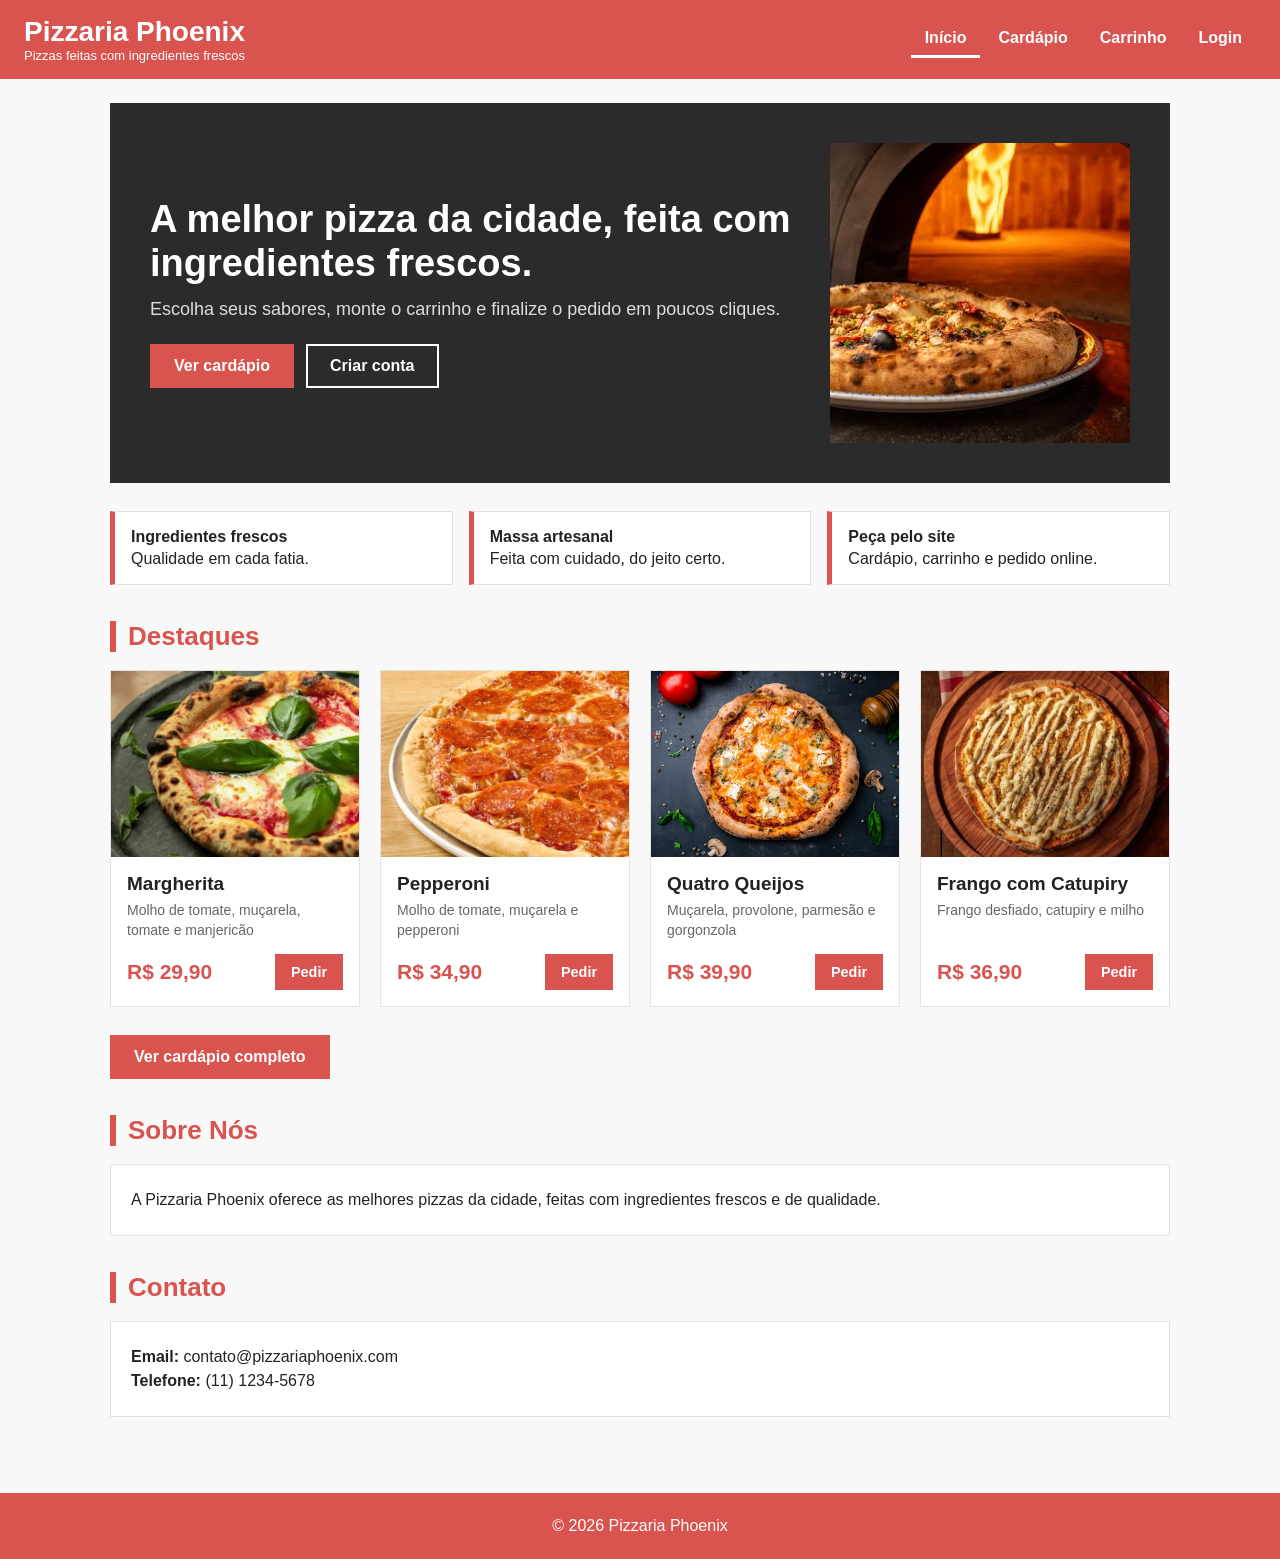
<file: index.html>
<!DOCTYPE html>
<html lang="pt-BR">
<head>
    <meta charset="UTF-8">
    <meta name="viewport" content="width=device-width, initial-scale=1.0">
    <title>Início - Pizzaria Phoenix</title>
    <link rel="stylesheet" href="styles.css">
</head>
<body data-page="index">
    <header>
        <div class="logo-pizzaria">
            <h1>Pizzaria Phoenix</h1>
            <span>Pizzas feitas com ingredientes frescos</span>
        </div>
        <div class="menu-pizzaria">
            <ul>
                <li><a href="index.html" class="menu-ativo">Início</a></li>
                <li><a href="cardapio.html">Cardápio</a></li>
                <li><a href="carrinho.html" id="link-carrinho">Carrinho</a></li>
                <li><a href="login.html" id="link-login">Login</a></li>
            </ul>
        </div>
    </header>

    <main>
        <div id="inicio" class="pagina-pizzaria">
            <div class="banner-principal">
                <div class="banner-texto">
                    <h2>A melhor pizza da cidade, feita com ingredientes frescos.</h2>
                    <p>Escolha seus sabores, monte o carrinho e finalize o pedido em poucos cliques.</p>
                    <div class="banner-botoes">
                        <a class="botao-pedido" href="cardapio.html">Ver cardápio</a>
                        <a class="botao-pedido botao-pedido-contorno" href="cadastro.html" data-visitante>Criar conta</a>
                    </div>
                </div>
                <div class="banner-pizzaria"><img src="pizzariafooto.jpg" alt="Pizzas da Pizzaria Phoenix"></div>
            </div>

            <div class="diferenciais-pizzaria">
                <div class="diferencial"><strong>Ingredientes frescos</strong>Qualidade em cada fatia.</div>
                <div class="diferencial"><strong>Massa artesanal</strong>Feita com cuidado, do jeito certo.</div>
                <div class="diferencial"><strong>Peça pelo site</strong>Cardápio, carrinho e pedido online.</div>
            </div>

            <section id="menu">
                <h2 class="titulo-secao">Destaques</h2>
                <ul class="vitrine-pizzas">
                    <li class="item-cardapio">
                        <div class="margherita"><img src="pizzamargharida.jpg" alt="Margherita"></div>
                        <div class="item-detalhes">
                            <h3>Margherita</h3>
                            <p class="item-ingredientes">Molho de tomate, muçarela, tomate e manjericão</p>
                            <div class="item-rodape"><span class="item-preco">R$ 29,90</span><a class="botao-pedido botao-pedido-pequeno" href="cardapio.html">Pedir</a></div>
                        </div>
                    </li>
                    <li class="item-cardapio">
                        <div class="pepperoni"><img src="pizzapeperoni.jpg" alt="Pepperoni"></div>
                        <div class="item-detalhes">
                            <h3>Pepperoni</h3>
                            <p class="item-ingredientes">Molho de tomate, muçarela e pepperoni</p>
                            <div class="item-rodape"><span class="item-preco">R$ 34,90</span><a class="botao-pedido botao-pedido-pequeno" href="cardapio.html">Pedir</a></div>
                        </div>
                    </li>
                    <li class="item-cardapio">
                        <div class="quatro-queijos"><img src="pizzaquatroqueijos.jpg" alt="Quatro Queijos"></div>
                        <div class="item-detalhes">
                            <h3>Quatro Queijos</h3>
                            <p class="item-ingredientes">Muçarela, provolone, parmesão e gorgonzola</p>
                            <div class="item-rodape"><span class="item-preco">R$ 39,90</span><a class="botao-pedido botao-pedido-pequeno" href="cardapio.html">Pedir</a></div>
                        </div>
                    </li>
                    <li class="item-cardapio">
                        <div class="frango-catupiry"><img src="pizzafrango.jpg" alt="Frango com Catupiry"></div>
                        <div class="item-detalhes">
                            <h3>Frango com Catupiry</h3>
                            <p class="item-ingredientes">Frango desfiado, catupiry e milho</p>
                            <div class="item-rodape"><span class="item-preco">R$ 36,90</span><a class="botao-pedido botao-pedido-pequeno" href="cardapio.html">Pedir</a></div>
                        </div>
                    </li>
                </ul>
                <a class="botao-pedido" href="cardapio.html">Ver cardápio completo</a>
            </section>

            <section id="sobre">
                <h2 class="titulo-secao">Sobre Nós</h2>
                <div class="caixa-institucional">
                    <p>A Pizzaria Phoenix oferece as melhores pizzas da cidade, feitas com ingredientes frescos e de qualidade.</p>
                </div>
            </section>

            <section id="contato">
                <h2 class="titulo-secao">Contato</h2>
                <div class="caixa-institucional">
                    <p><strong>Email:</strong> contato@pizzariaphoenix.com</p>
                    <p><strong>Telefone:</strong> (11) 1234-5678</p>
                </div>
            </section>
        </div>
    </main>

    <footer>
        <p>&copy; 2026 Pizzaria Phoenix</p>
    </footer>

    <script src="stile.js"></script>
</body>
</html>
</file>
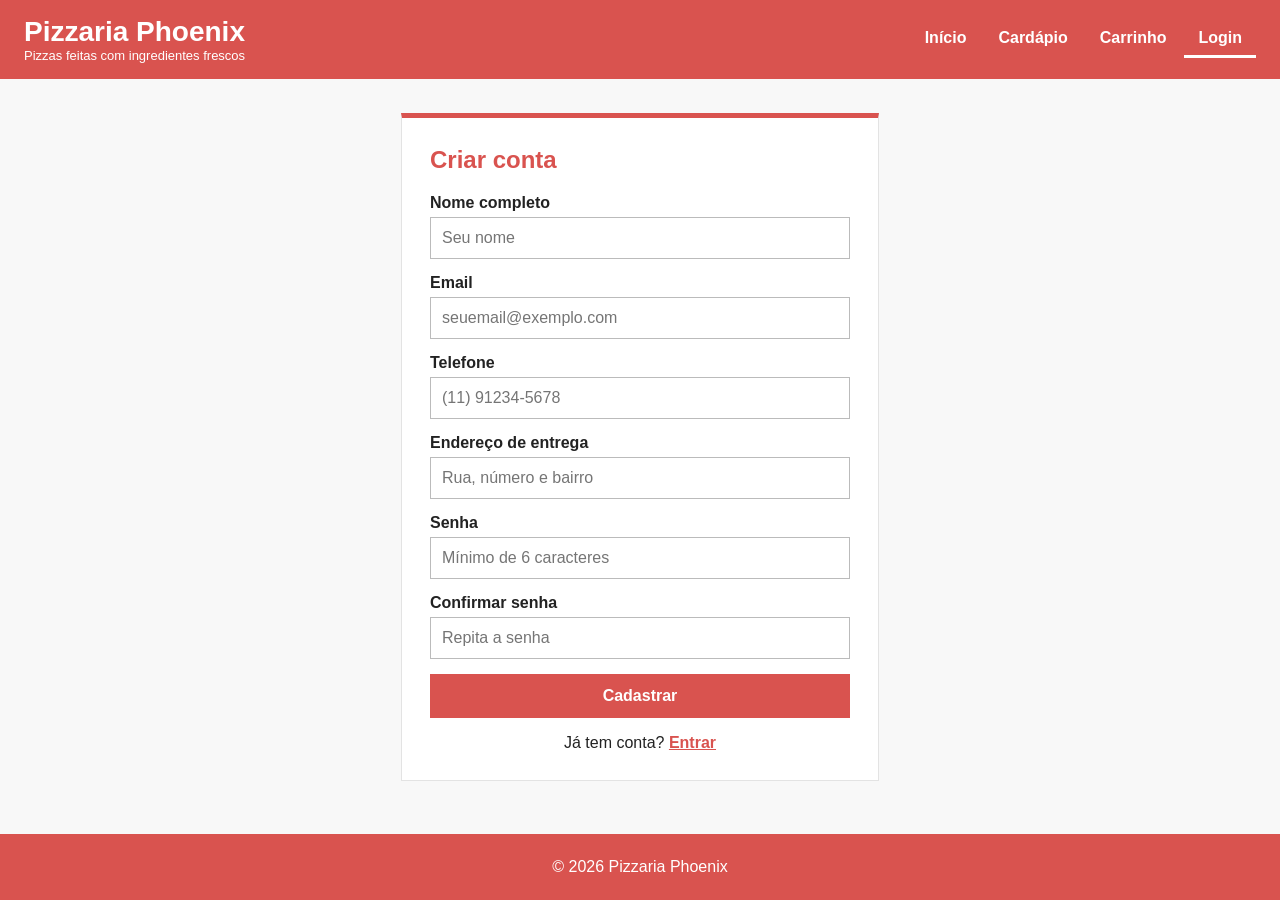
<file: cadastro.html>
<!DOCTYPE html>
<html lang="pt-BR">
<head>
    <meta charset="UTF-8">
    <meta name="viewport" content="width=device-width, initial-scale=1.0">
    <title>Cadastro - Pizzaria Phoenix</title>
    <link rel="stylesheet" href="styles.css">
</head>
<body data-page="cadastro">
    <header>
        <div class="logo-pizzaria">
            <h1>Pizzaria Phoenix</h1>
            <span>Pizzas feitas com ingredientes frescos</span>
        </div>
        <div class="menu-pizzaria">
            <ul>
                <li><a href="index.html">Início</a></li>
                <li><a href="cardapio.html">Cardápio</a></li>
                <li><a href="carrinho.html" id="link-carrinho">Carrinho</a></li>
                <li><a href="login.html" id="link-login" class="menu-ativo">Login</a></li>
            </ul>
        </div>
    </header>

    <main>
        <div id="cadastro" class="pagina-pizzaria">
            <div class="caixa-acesso">
                <h2>Criar conta</h2>
                <div id="msg-cadastro" class="mensagem-site"></div>
                <form id="form-cadastro">
                    <label for="cad-nome">Nome completo</label>
                    <input type="text" id="cad-nome" name="nome" placeholder="Seu nome" required>

                    <label for="cad-email">Email</label>
                    <input type="email" id="cad-email" name="email" placeholder="seuemail@exemplo.com" required>

                    <label for="cad-telefone">Telefone</label>
                    <input type="tel" id="cad-telefone" name="telefone" placeholder="(11) 91234-5678" required>

                    <label for="cad-endereco">Endereço de entrega</label>
                    <input type="text" id="cad-endereco" name="endereco" placeholder="Rua, número e bairro" required>

                    <label for="cad-senha">Senha</label>
                    <input type="password" id="cad-senha" name="senha" placeholder="Mínimo de 6 caracteres" required>

                    <label for="cad-confirmar">Confirmar senha</label>
                    <input type="password" id="cad-confirmar" name="confirmar" placeholder="Repita a senha" required>

                    <button type="submit" class="botao-pedido botao-pedido-cheio">Cadastrar</button>
                </form>
                <p>Já tem conta? <a href="login.html">Entrar</a></p>
            </div>
        </div>
    </main>

    <footer>
        <p>&copy; 2026 Pizzaria Phoenix</p>
    </footer>

    <script src="stile.js"></script>
</body>
</html>
</file>
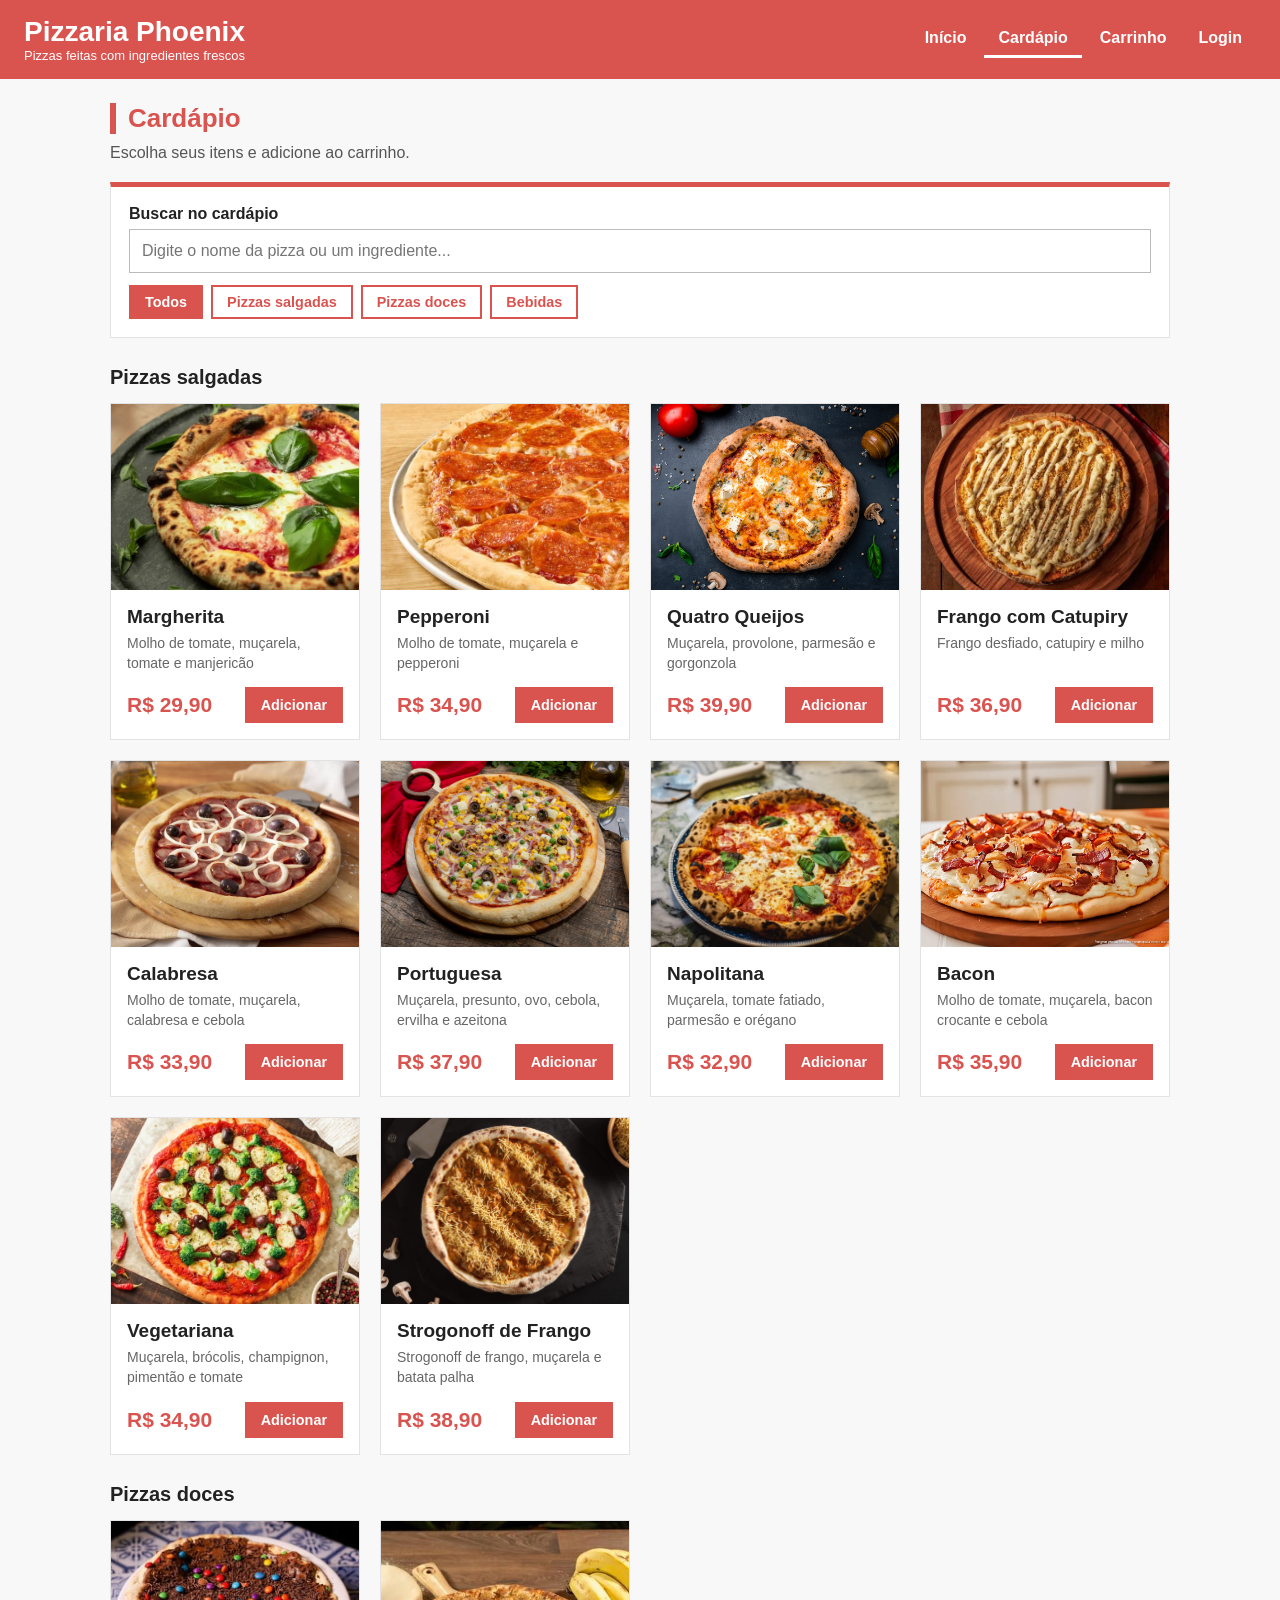
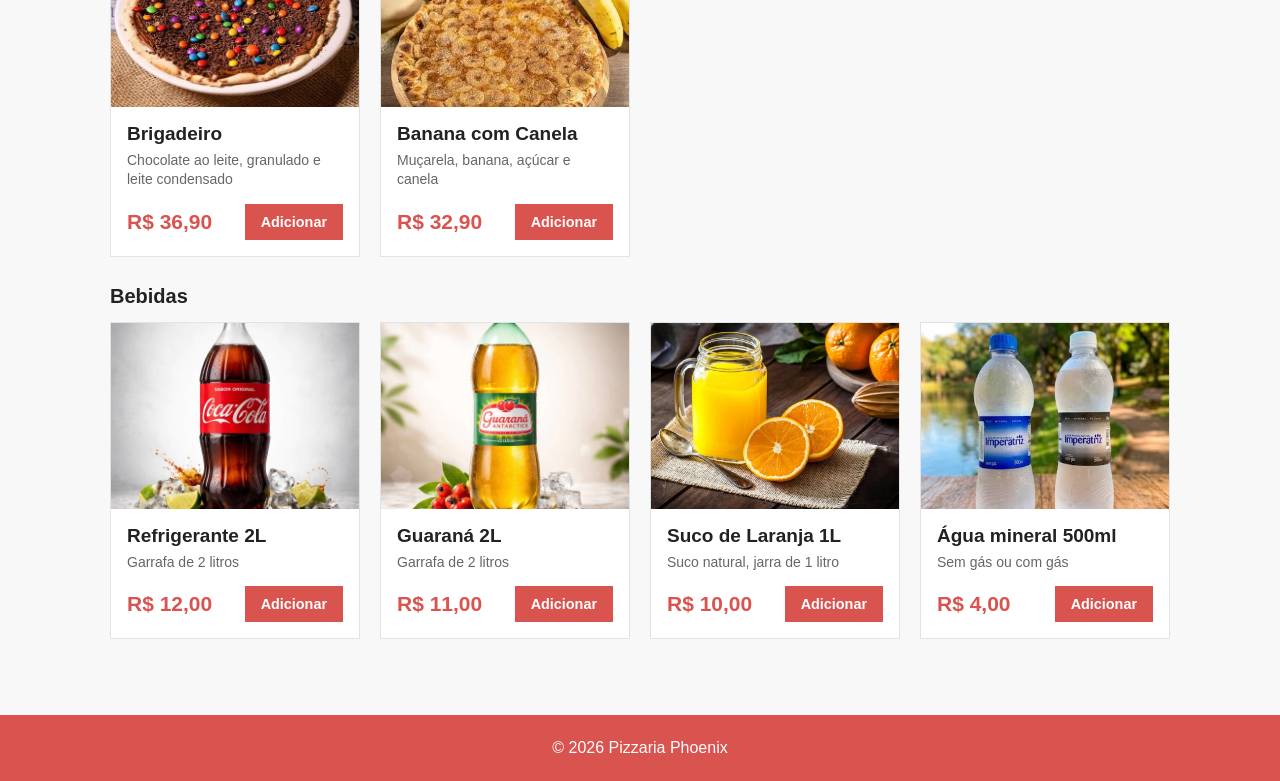
<file: cardapio.html>
<!DOCTYPE html>
<html lang="pt-BR">
<head>
    <meta charset="UTF-8">
    <meta name="viewport" content="width=device-width, initial-scale=1.0">
    <title>Cardápio - Pizzaria Phoenix</title>
    <link rel="stylesheet" href="styles.css">
</head>
<body data-page="cardapio">
    <header>
        <div class="logo-pizzaria">
            <h1>Pizzaria Phoenix</h1>
            <span>Pizzas feitas com ingredientes frescos</span>
        </div>
        <div class="menu-pizzaria">
            <ul>
                <li><a href="index.html">Início</a></li>
                <li><a href="cardapio.html" class="menu-ativo">Cardápio</a></li>
                <li><a href="carrinho.html" id="link-carrinho">Carrinho</a></li>
                <li><a href="login.html" id="link-login">Login</a></li>
            </ul>
        </div>
    </header>

    <main>
        <div id="cardapio" class="pagina-pizzaria">
            <section>
                <h2 class="titulo-secao">Cardápio</h2>
                <p class="cardapio-subtitulo">Escolha seus itens e adicione ao carrinho.</p>

                <div class="barra-busca">
                    <label for="busca-cardapio" class="busca-rotulo">Buscar no cardápio</label>
                    <input type="search" id="busca-cardapio" placeholder="Digite o nome da pizza ou um ingrediente..." autocomplete="off">
                    <div class="busca-filtros">
                        <button type="button" class="chip-filtro chip-ativo" data-filtro="todos">Todos</button>
                        <button type="button" class="chip-filtro" data-filtro="pizzas-salgadas">Pizzas salgadas</button>
                        <button type="button" class="chip-filtro" data-filtro="pizzas-doces">Pizzas doces</button>
                        <button type="button" class="chip-filtro" data-filtro="bebidas">Bebidas</button>
                    </div>
                    <p class="busca-info" id="busca-info"></p>
                </div>

                <div id="busca-vazio" class="busca-vazio" hidden>
                    <p>Nenhum item encontrado para essa busca.</p>
                    <button type="button" class="botao-pedido botao-pedido-claro botao-pedido-pequeno" id="busca-limpar">Limpar busca</button>
                </div>

                <div class="cardapio-grupo" data-categoria="pizzas-salgadas">
                    <h3 class="cardapio-categoria">Pizzas salgadas</h3>
                    <ul class="vitrine-pizzas">
                        <li class="item-cardapio">
                            <div class="margherita"><img src="pizzamargharida.jpg" alt="Margherita"></div>
                            <div class="item-detalhes">
                                <h3>Margherita</h3>
                                <p class="item-ingredientes">Molho de tomate, muçarela, tomate e manjericão</p>
                                <div class="item-rodape"><span class="item-preco">R$ 29,90</span><button type="button" class="botao-pedido botao-pedido-pequeno" data-add data-id="1" data-nome="Margherita" data-preco="29.90" data-foto="margherita">Adicionar</button></div>
                            </div>
                        </li>
                        <li class="item-cardapio">
                            <div class="pepperoni"><img src="pizzapeperoni.jpg" alt="Pepperoni"></div>
                            <div class="item-detalhes">
                                <h3>Pepperoni</h3>
                                <p class="item-ingredientes">Molho de tomate, muçarela e pepperoni</p>
                                <div class="item-rodape"><span class="item-preco">R$ 34,90</span><button type="button" class="botao-pedido botao-pedido-pequeno" data-add data-id="2" data-nome="Pepperoni" data-preco="34.90" data-foto="pepperoni">Adicionar</button></div>
                            </div>
                        </li>
                        <li class="item-cardapio">
                            <div class="quatro-queijos"><img src="pizzaquatroqueijos.jpg" alt="Quatro Queijos"></div>
                            <div class="item-detalhes">
                                <h3>Quatro Queijos</h3>
                                <p class="item-ingredientes">Muçarela, provolone, parmesão e gorgonzola</p>
                                <div class="item-rodape"><span class="item-preco">R$ 39,90</span><button type="button" class="botao-pedido botao-pedido-pequeno" data-add data-id="3" data-nome="Quatro Queijos" data-preco="39.90" data-foto="quatro-queijos">Adicionar</button></div>
                            </div>
                        </li>
                        <li class="item-cardapio">
                            <div class="frango-catupiry"><img src="pizzafrango.jpg" alt="Frango com Catupiry"></div>
                            <div class="item-detalhes">
                                <h3>Frango com Catupiry</h3>
                                <p class="item-ingredientes">Frango desfiado, catupiry e milho</p>
                                <div class="item-rodape"><span class="item-preco">R$ 36,90</span><button type="button" class="botao-pedido botao-pedido-pequeno" data-add data-id="4" data-nome="Frango com Catupiry" data-preco="36.90" data-foto="frango-catupiry">Adicionar</button></div>
                            </div>
                        </li>
                        <li class="item-cardapio">
                            <div class="calabresa"><img src="pizzacalabresa.jpg" alt="Calabresa"></div>
                            <div class="item-detalhes">
                                <h3>Calabresa</h3>
                                <p class="item-ingredientes">Molho de tomate, muçarela, calabresa e cebola</p>
                                <div class="item-rodape"><span class="item-preco">R$ 33,90</span><button type="button" class="botao-pedido botao-pedido-pequeno" data-add data-id="5" data-nome="Calabresa" data-preco="33.90" data-foto="calabresa">Adicionar</button></div>
                            </div>
                        </li>
                        <li class="item-cardapio">
                            <div class="portuguesa"><img src="pizza_portuguesa.png" alt="Portuguesa"></div>
                            <div class="item-detalhes">
                                <h3>Portuguesa</h3>
                                <p class="item-ingredientes">Muçarela, presunto, ovo, cebola, ervilha e azeitona</p>
                                <div class="item-rodape"><span class="item-preco">R$ 37,90</span><button type="button" class="botao-pedido botao-pedido-pequeno" data-add data-id="7" data-nome="Portuguesa" data-preco="37.90" data-foto="portuguesa">Adicionar</button></div>
                            </div>
                        </li>
                        <li class="item-cardapio">
                            <div class="napolitana"><img src="pizza-napolitana.webp" alt="Napolitana"></div>
                            <div class="item-detalhes">
                                <h3>Napolitana</h3>
                                <p class="item-ingredientes">Muçarela, tomate fatiado, parmesão e orégano</p>
                                <div class="item-rodape"><span class="item-preco">R$ 32,90</span><button type="button" class="botao-pedido botao-pedido-pequeno" data-add data-id="8" data-nome="Napolitana" data-preco="32.90" data-foto="napolitana">Adicionar</button></div>
                            </div>
                        </li>
                        <li class="item-cardapio">
                            <div class="bacon"><img src="R0325-SL-pizza-de-bacon-fatiado-cebola-caramelizada-1200x675-1.webp" alt="Bacon"></div>
                            <div class="item-detalhes">
                                <h3>Bacon</h3>
                                <p class="item-ingredientes">Molho de tomate, muçarela, bacon crocante e cebola</p>
                                <div class="item-rodape"><span class="item-preco">R$ 35,90</span><button type="button" class="botao-pedido botao-pedido-pequeno" data-add data-id="9" data-nome="Bacon" data-preco="35.90" data-foto="bacon">Adicionar</button></div>
                            </div>
                        </li>
                        <li class="item-cardapio">
                            <div class="vegetariana"><img src="pizzavegetariana.jpg" alt="Vegetariana"></div>
                            <div class="item-detalhes">
                                <h3>Vegetariana</h3>
                                <p class="item-ingredientes">Muçarela, brócolis, champignon, pimentão e tomate</p>
                                <div class="item-rodape"><span class="item-preco">R$ 34,90</span><button type="button" class="botao-pedido botao-pedido-pequeno" data-add data-id="10" data-nome="Vegetariana" data-preco="34.90" data-foto="vegetariana">Adicionar</button></div>
                            </div>
                        </li>
                        <li class="item-cardapio">
                            <div class="strogonoff"><img src="pizzastrogonofe.webp" alt="Strogonoff de Frango"></div>
                            <div class="item-detalhes">
                                <h3>Strogonoff de Frango</h3>
                                <p class="item-ingredientes">Strogonoff de frango, muçarela e batata palha</p>
                                <div class="item-rodape"><span class="item-preco">R$ 38,90</span><button type="button" class="botao-pedido botao-pedido-pequeno" data-add data-id="11" data-nome="Strogonoff de Frango" data-preco="38.90" data-foto="strogonoff">Adicionar</button></div>
                            </div>
                        </li>
                    </ul>
                </div>

                <div class="cardapio-grupo" data-categoria="pizzas-doces">
                    <h3 class="cardapio-categoria">Pizzas doces</h3>
                    <ul class="vitrine-pizzas">
                        <li class="item-cardapio">
                            <div class="brigadeiro"><img src="pizzabrigadeiro.jpg" alt="Brigadeiro"></div>
                            <div class="item-detalhes">
                                <h3>Brigadeiro</h3>
                                <p class="item-ingredientes">Chocolate ao leite, granulado e leite condensado</p>
                                <div class="item-rodape"><span class="item-preco">R$ 36,90</span><button type="button" class="botao-pedido botao-pedido-pequeno" data-add data-id="12" data-nome="Brigadeiro" data-preco="36.90" data-foto="brigadeiro">Adicionar</button></div>
                            </div>
                        </li>
                        <li class="item-cardapio">
                            <div class="banana-canela"><img src="pizza banana com canela.jpg" alt="Banana com Canela"></div>
                            <div class="item-detalhes">
                                <h3>Banana com Canela</h3>
                                <p class="item-ingredientes">Muçarela, banana, açúcar e canela</p>
                                <div class="item-rodape"><span class="item-preco">R$ 32,90</span><button type="button" class="botao-pedido botao-pedido-pequeno" data-add data-id="13" data-nome="Banana com Canela" data-preco="32.90" data-foto="banana-canela">Adicionar</button></div>
                            </div>
                        </li>
                    </ul>
                </div>

                <div class="cardapio-grupo" data-categoria="bebidas">
                    <h3 class="cardapio-categoria">Bebidas</h3>
                    <ul class="vitrine-pizzas">
                        <li class="item-cardapio">
                            <div class="refrigerante"><img src="fotococa.webp" alt="Coca 2L"></div>
                            <div class="item-detalhes">
                                <h3>Refrigerante 2L</h3>
                                <p class="item-ingredientes">Garrafa de 2 litros</p>
                                <div class="item-rodape"><span class="item-preco">R$ 12,00</span><button type="button" class="botao-pedido botao-pedido-pequeno" data-add data-id="6" data-nome="Refrigerante 2L" data-preco="12.00" data-foto="refrigerante">Adicionar</button></div>
                            </div>
                        </li>
                        <li class="item-cardapio">
                            <div class="guarana"><img src="guarana2l.webp" alt="Guaraná 2L"></div>
                            <div class="item-detalhes">
                                <h3>Guaraná 2L</h3>
                                <p class="item-ingredientes">Garrafa de 2 litros</p>
                                <div class="item-rodape"><span class="item-preco">R$ 11,00</span><button type="button" class="botao-pedido botao-pedido-pequeno" data-add data-id="14" data-nome="Guaraná 2L" data-preco="11.00" data-foto="guarana">Adicionar</button></div>
                            </div>
                        </li>
                        <li class="item-cardapio">
                            <div class="suco-laranja"><img src="sucodelaranja.webp" alt="Suco de Laranja 1L"></div>
                            <div class="item-detalhes">
                                <h3>Suco de Laranja 1L</h3>
                                <p class="item-ingredientes">Suco natural, jarra de 1 litro</p>
                                <div class="item-rodape"><span class="item-preco">R$ 10,00</span><button type="button" class="botao-pedido botao-pedido-pequeno" data-add data-id="15" data-nome="Suco de Laranja 1L" data-preco="10.00" data-foto="suco-laranja">Adicionar</button></div>
                            </div>
                        </li>
                        <li class="item-cardapio">
                            <div class="agua"><img src="agua.jpg" alt="Água mineral 500ml"></div>
                            <div class="item-detalhes">
                                <h3>Água mineral 500ml</h3>
                                <p class="item-ingredientes">Sem gás ou com gás</p>
                                <div class="item-rodape"><span class="item-preco">R$ 4,00</span><button type="button" class="botao-pedido botao-pedido-pequeno" data-add data-id="16" data-nome="Água mineral 500ml" data-preco="4.00" data-foto="agua">Adicionar</button></div>
                            </div>
                        </li>
                    </ul>
                </div>
            </section>
        </div>
    </main>

    <footer>
        <p>&copy; 2026 Pizzaria Phoenix</p>
    </footer>

    <script src="stile.js"></script>
</body>
</html>
</file>
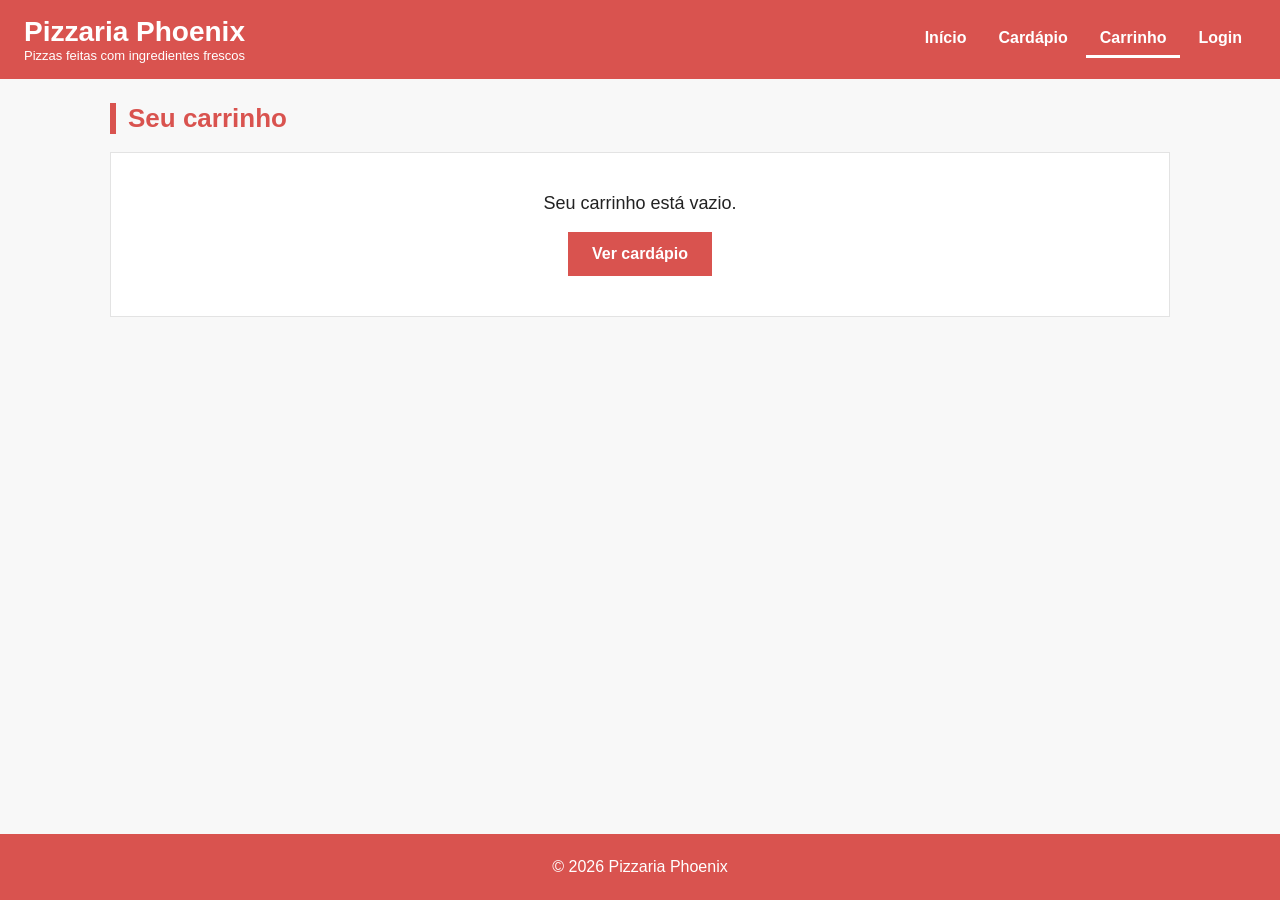
<file: carrinho.html>
<!DOCTYPE html>
<html lang="pt-BR">
<head>
    <meta charset="UTF-8">
    <meta name="viewport" content="width=device-width, initial-scale=1.0">
    <title>Carrinho - Pizzaria Phoenix</title>
    <link rel="stylesheet" href="styles.css">
</head>
<body data-page="carrinho">
    <header>
        <div class="logo-pizzaria">
            <h1>Pizzaria Phoenix</h1>
            <span>Pizzas feitas com ingredientes frescos</span>
        </div>
        <div class="menu-pizzaria">
            <ul>
                <li><a href="index.html">Início</a></li>
                <li><a href="cardapio.html">Cardápio</a></li>
                <li><a href="carrinho.html" id="link-carrinho" class="menu-ativo">Carrinho</a></li>
                <li><a href="login.html" id="link-login">Login</a></li>
            </ul>
        </div>
    </header>

    <main>
        <div id="carrinho" class="pagina-pizzaria">
            <section>
                <h2 class="titulo-secao">Seu carrinho</h2>
                <div id="msg-carrinho" class="mensagem-site"></div>
                <div id="carrinho-area"></div>
            </section>
        </div>
    </main>

    <footer>
        <p>&copy; 2026 Pizzaria Phoenix</p>
    </footer>

    <script src="stile.js"></script>
</body>
</html>
</file>
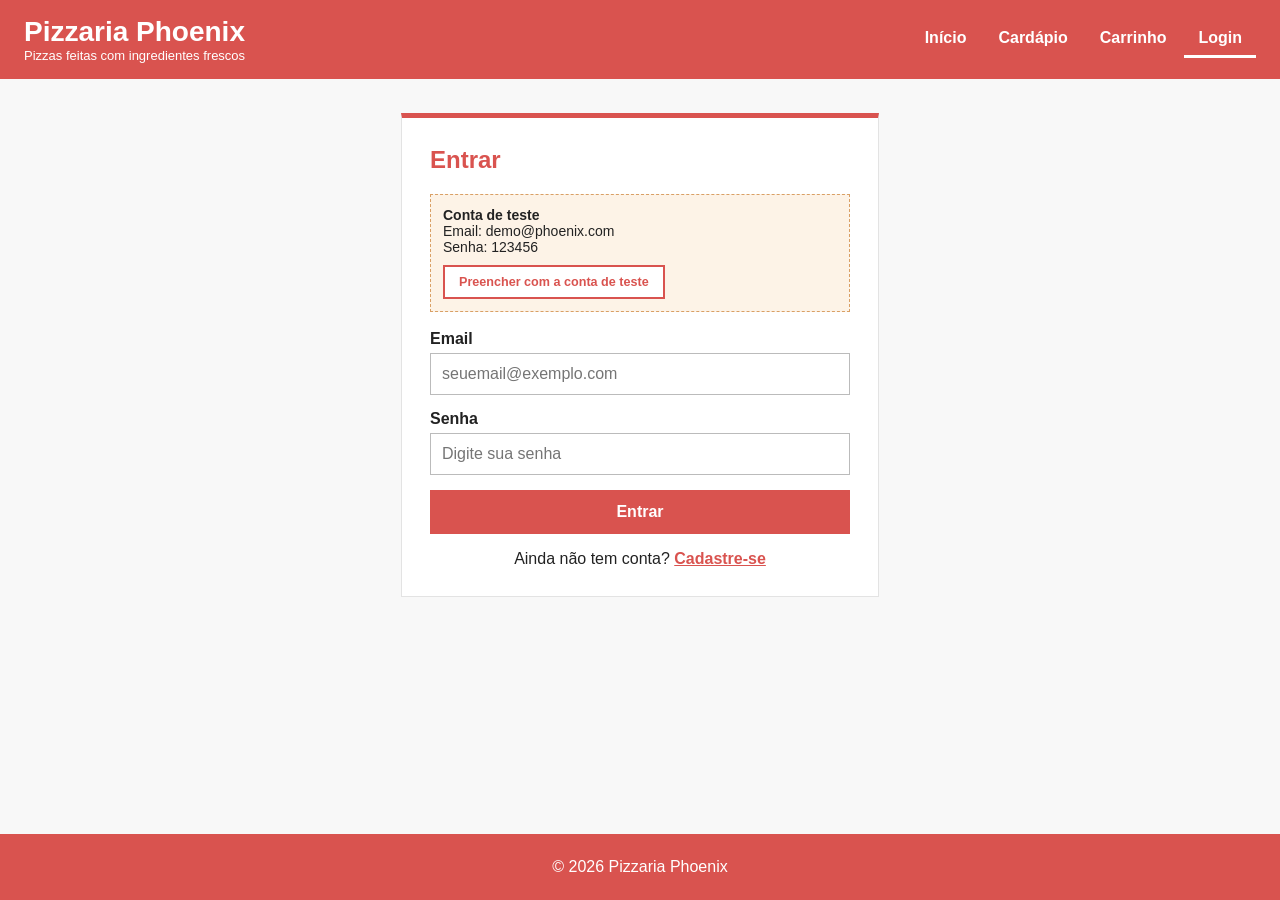
<file: login.html>
<!DOCTYPE html>
<html lang="pt-BR">
<head>
    <meta charset="UTF-8">
    <meta name="viewport" content="width=device-width, initial-scale=1.0">
    <title>Login - Pizzaria Phoenix</title>
    <link rel="stylesheet" href="styles.css">
</head>
<body data-page="login">
    <header>
        <div class="logo-pizzaria">
            <h1>Pizzaria Phoenix</h1>
            <span>Pizzas feitas com ingredientes frescos</span>
        </div>
        <div class="menu-pizzaria">
            <ul>
                <li><a href="index.html">Início</a></li>
                <li><a href="cardapio.html">Cardápio</a></li>
                <li><a href="carrinho.html" id="link-carrinho">Carrinho</a></li>
                <li><a href="login.html" id="link-login" class="menu-ativo">Login</a></li>
            </ul>
        </div>
    </header>

    <main>
        <div id="login" class="pagina-pizzaria">
            <div class="caixa-acesso">
                <h2>Entrar</h2>
                <div id="msg-login" class="mensagem-site"></div>
                <div class="dica-conta-teste">
                    <strong>Conta de teste</strong><br>
                    Email: demo@phoenix.com<br>
                    Senha: 123456
                    <br><button type="button" class="botao-pedido botao-pedido-claro botao-pedido-pequeno" id="usar-demo">Preencher com a conta de teste</button>
                </div>
                <form id="form-login">
                    <label for="login-email">Email</label>
                    <input type="email" id="login-email" name="email" placeholder="seuemail@exemplo.com" required>

                    <label for="login-senha">Senha</label>
                    <input type="password" id="login-senha" name="senha" placeholder="Digite sua senha" required>

                    <button type="submit" class="botao-pedido botao-pedido-cheio">Entrar</button>
                </form>
                <p>Ainda não tem conta? <a href="cadastro.html">Cadastre-se</a></p>
            </div>
        </div>
    </main>

    <footer>
        <p>&copy; 2026 Pizzaria Phoenix</p>
    </footer>

    <script src="stile.js"></script>
</body>
</html>
</file>
<file: styles.css>
:root {
    --vermelho: #d9534f;
    --escuro: #2b2b2b;
    --creme: #fdf3e7;
    --borda: #e3e3e3;
}

body {
    font-family: Arial, sans-serif;
    margin: 0;
    padding: 0;
    background-color: #f8f8f8;
    color: #222222;
    min-height: 100vh;
    display: flex;
    flex-direction: column;
}

[hidden] {
    display: none !important;
}


header {
    background-color: var(--vermelho);
    color: white;
    padding: 16px 24px;
    display: flex;
    flex-wrap: wrap;
    align-items: center;
    justify-content: space-between;
    gap: 10px;
}

.logo-pizzaria h1 {
    margin: 0;
    font-size: 28px;
}

.logo-pizzaria span {
    display: block;
    font-size: 13px;
}

.menu-pizzaria ul {
    list-style: none;
    margin: 0;
    padding: 0;
    display: flex;
    flex-wrap: wrap;
    gap: 4px;
}

.menu-pizzaria a {
    display: block;
    color: white;
    text-decoration: none;
    font-weight: bold;
    padding: 8px 14px;
    border-bottom: 3px solid transparent;
}

.menu-pizzaria a.menu-ativo {
    border-bottom-color: white;
}

.faixa-boas-vindas {
    background-color: var(--escuro);
    color: white;
    text-align: center;
    padding: 9px 12px;
    font-size: 14px;
}


main {
    flex: 1;
    width: 100%;
    max-width: 1100px;
    margin: 0 auto;
    padding: 24px 20px 40px;
    box-sizing: border-box;
}

section {
    margin-bottom: 36px;
}

h2 {
    color: var(--vermelho);
}

h2.titulo-secao {
    border-left: 6px solid var(--vermelho);
    padding-left: 12px;
    margin: 0 0 18px;
    font-size: 26px;
}

.cardapio-subtitulo {
    color: #555555;
    margin: -8px 0 20px;
}


.botao-pedido {
    display: inline-block;
    background-color: var(--vermelho);
    color: white;
    border: 2px solid var(--vermelho);
    padding: 11px 22px;
    font-family: Arial, sans-serif;
    font-size: 1em;
    font-weight: bold;
    text-decoration: none;
    text-align: center;
    cursor: pointer;
    box-sizing: border-box;
}

.botao-pedido-pequeno {
    padding: 8px 14px;
    font-size: 0.9em;
}

.botao-pedido-claro {
    background-color: white;
    color: var(--vermelho);
}

.botao-pedido-contorno {
    background-color: transparent;
    border-color: white;
    color: white;
}

.botao-pedido-cheio {
    display: block;
    width: 100%;
}


.banner-principal {
    background-color: var(--escuro);
    color: white;
    display: flex;
    flex-wrap: wrap;
    align-items: center;
    justify-content: space-between;
    gap: 24px;
    padding: 40px;
    margin-bottom: 28px;
}

.banner-principal .banner-texto {
    flex: 1;
    min-width: 260px;
}

.banner-principal h2 {
    color: white;
    font-size: 38px;
    line-height: 1.15;
    margin: 0 0 14px;
}

.banner-principal p {
    font-size: 18px;
    margin: 0 0 24px;
    color: #dddddd;
}

.banner-principal .banner-botoes {
    display: flex;
    flex-wrap: wrap;
    gap: 12px;
}

.banner-pizzaria {
    width: 300px;
    max-width: 100%;
    background-color: #444444;
}

.banner-pizzaria img {
    display: block;
    width: 100%;
    aspect-ratio: 1;
    object-fit: cover;
}

.banner-pizzaria img[src=""] {
    visibility: hidden;
}

.diferenciais-pizzaria {
    display: grid;
    grid-template-columns: repeat(auto-fit, minmax(210px, 1fr));
    gap: 16px;
    margin-bottom: 36px;
}

.diferencial {
    background-color: white;
    border: 1px solid var(--borda);
    border-left: 5px solid var(--vermelho);
    padding: 16px;
}

.diferencial strong {
    display: block;
    margin-bottom: 4px;
}

.caixa-institucional {
    background-color: white;
    border: 1px solid var(--borda);
    padding: 20px;
}

.caixa-institucional p {
    margin: 6px 0;
}


.vitrine-pizzas {
    list-style: none;
    padding: 0;
    margin: 0 0 28px;
    display: grid;
    grid-template-columns: repeat(auto-fill, minmax(230px, 1fr));
    gap: 20px;
}

.item-cardapio {
    background-color: white;
    border: 1px solid var(--borda);
    display: flex;
    flex-direction: column;
}


.item-cardapio > div:first-child {
    background-color: #ececec;
}

.item-cardapio > div:first-child img {
    display: block;
    width: 100%;
    aspect-ratio: 4 / 3;
    object-fit: cover;
}

.item-cardapio > div:first-child img[src=""] {
    visibility: hidden;
}

.item-detalhes {
    padding: 16px;
    display: flex;
    flex-direction: column;
    flex: 1;
}

.item-detalhes h3 {
    margin: 0 0 6px;
    font-size: 19px;
}

.item-ingredientes {
    color: #666666;
    font-size: 14px;
    line-height: 1.4;
    margin: 0 0 14px;
    flex: 1;
}

.item-rodape {
    display: flex;
    align-items: center;
    justify-content: space-between;
    gap: 8px;
}

.item-preco {
    font-size: 21px;
    font-weight: bold;
    color: var(--vermelho);
}

h3.cardapio-categoria {
    margin: 0 0 14px;
    font-size: 20px;
}


.caixa-acesso {
    max-width: 420px;
    margin: 10px auto;
    background-color: white;
    border: 1px solid var(--borda);
    border-top: 5px solid var(--vermelho);
    padding: 28px;
}

.caixa-acesso h2 {
    margin-top: 0;
}

.caixa-acesso label {
    display: block;
    margin-bottom: 5px;
    font-weight: bold;
}

.caixa-acesso input {
    width: 100%;
    box-sizing: border-box;
    padding: 11px;
    margin-bottom: 15px;
    border: 1px solid #bbbbbb;
    font-family: Arial, sans-serif;
    font-size: 1em;
}

.caixa-acesso p {
    text-align: center;
    margin-bottom: 0;
}

.caixa-acesso a {
    color: var(--vermelho);
    font-weight: bold;
}

.dica-conta-teste {
    background-color: var(--creme);
    border: 1px dashed #d9a066;
    padding: 12px;
    margin-bottom: 18px;
    font-size: 14px;
}

.dica-conta-teste .botao-pedido {
    margin-top: 10px;
}

.mensagem-site {
    padding: 11px 13px;
    margin-bottom: 16px;
    border: 1px solid;
}

.mensagem-site:empty {
    display: none;
}

.mensagem-erro {
    background-color: #fdecea;
    border-color: var(--vermelho);
    color: #a94442;
}

.mensagem-sucesso {
    background-color: #eaf6ea;
    border-color: #5cb85c;
    color: #2d6a2d;
}

.mensagem-aviso {
    background-color: #fff6e0;
    border-color: #f0ad4e;
    color: #8a6d3b;
}


.carrinho-layout {
    display: grid;
    grid-template-columns: 1fr 300px;
    gap: 24px;
    align-items: start;
}

.carrinho-tabela {
    overflow-x: auto;
}

.carrinho-tabela table {
    width: 100%;
    border-collapse: collapse;
    background-color: white;
    border: 1px solid var(--borda);
}

.carrinho-tabela th,
.carrinho-tabela td {
    padding: 12px;
    text-align: left;
    border-bottom: 1px solid var(--borda);
    vertical-align: middle;
}

.carrinho-tabela th {
    background-color: var(--vermelho);
    color: white;
}

.carrinho-tabela .carrinho-produto {
    display: flex;
    align-items: center;
    gap: 10px;
    font-weight: bold;
}

.carrinho-tabela .carrinho-foto {
    background-color: #ececec;
    width: 56px;
    height: 56px;
    flex-shrink: 0;
}

.carrinho-tabela .carrinho-foto img {
    display: block;
    width: 100%;
    height: 100%;
    object-fit: cover;
}

.carrinho-tabela input[type="number"] {
    width: 60px;
    padding: 6px;
    border: 1px solid #bbbbbb;
    font-size: 1em;
}

.carrinho-resumo {
    background-color: white;
    border: 1px solid var(--borda);
    border-top: 5px solid var(--vermelho);
    padding: 20px;
}

.carrinho-resumo h3 {
    margin: 0 0 14px;
}

.resumo-linha {
    display: flex;
    justify-content: space-between;
    margin: 8px 0;
}

.resumo-linha.resumo-total {
    font-size: 22px;
    font-weight: bold;
    color: var(--vermelho);
    border-top: 1px solid var(--borda);
    padding-top: 12px;
    margin-top: 12px;
}

.carrinho-resumo .botao-pedido {
    margin-top: 12px;
}

.carrinho-vazio {
    background-color: white;
    border: 1px solid var(--borda);
    padding: 40px 20px;
    text-align: center;
}

.carrinho-vazio p {
    font-size: 18px;
    margin-top: 0;
}


footer {
    background-color: var(--vermelho);
    color: white;
    text-align: center;
    padding: 8px 0;
}

.barra-busca {
    background-color: white;
    border: 1px solid var(--borda);
    border-top: 5px solid var(--vermelho);
    padding: 18px;
    margin-bottom: 28px;
}

.busca-rotulo {
    display: block;
    font-weight: bold;
    margin-bottom: 6px;
}

.barra-busca input[type="search"] {
    width: 100%;
    box-sizing: border-box;
    padding: 12px;
    border: 1px solid #bbbbbb;
    font-family: Arial, sans-serif;
    font-size: 1em;
}

.busca-filtros {
    display: flex;
    flex-wrap: wrap;
    gap: 8px;
    margin-top: 12px;
}

.chip-filtro {
    background-color: white;
    color: var(--vermelho);
    border: 2px solid var(--vermelho);
    padding: 7px 14px;
    font-family: Arial, sans-serif;
    font-size: 0.9em;
    font-weight: bold;
    cursor: pointer;
}

.chip-filtro.chip-ativo {
    background-color: var(--vermelho);
    color: white;
}

.busca-info {
    margin: 12px 0 0;
    font-size: 14px;
    color: #555555;
}

.busca-info:empty {
    display: none;
}

.busca-vazio {
    background-color: white;
    border: 1px solid var(--borda);
    padding: 30px 20px;
    text-align: center;
    margin-bottom: 28px;
}

.busca-vazio p {
    margin-top: 0;
    font-size: 18px;
}


@media (max-width: 800px) {
    .carrinho-layout {
        grid-template-columns: 1fr;
    }

    .banner-principal {
        padding: 24px;
    }

    .banner-principal h2 {
        font-size: 30px;
    }

    .banner-pizzaria {
        width: 240px;
        margin: 0 auto;
    }
}
</file>
